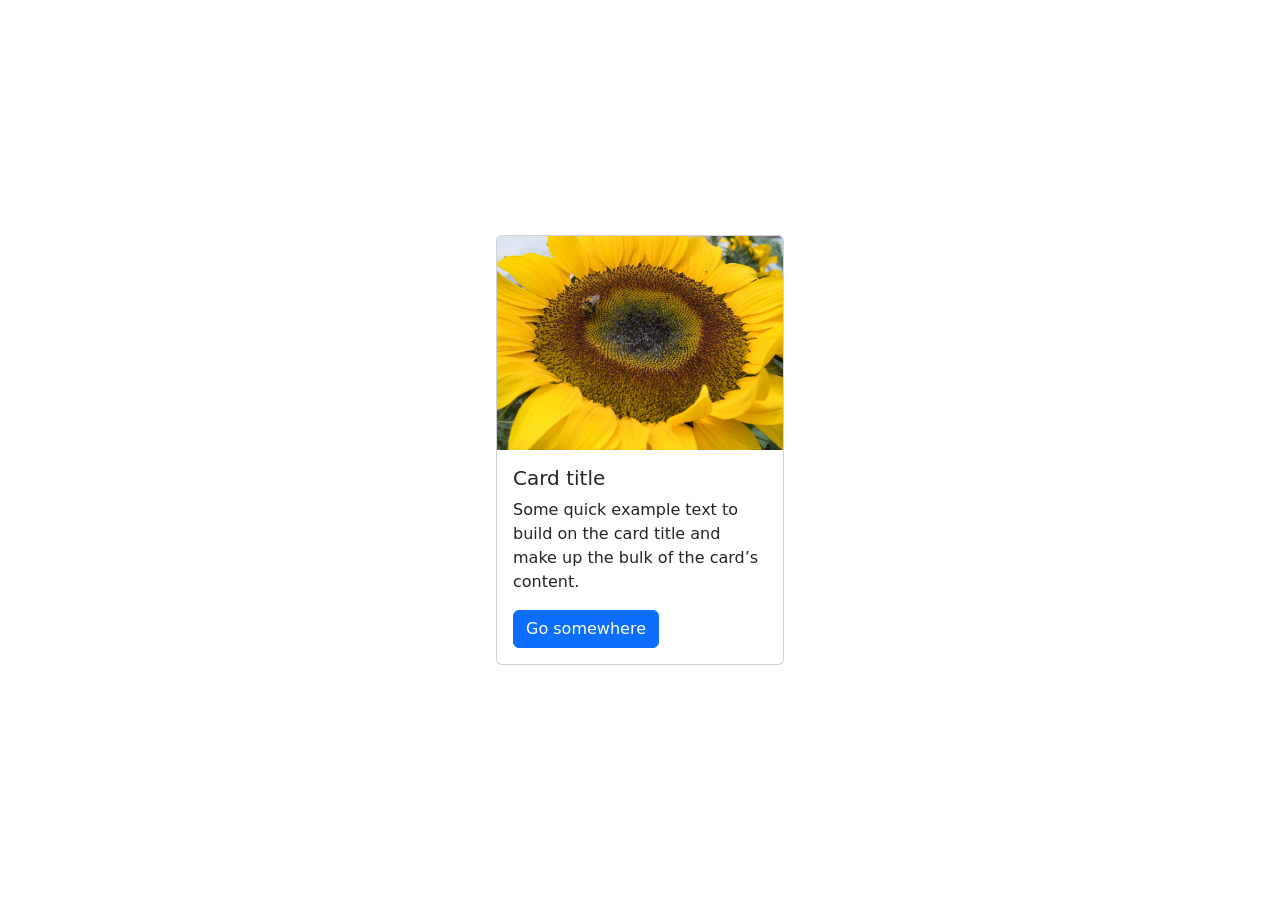
<file: day-58_Bootstrap/ Bootstrap Intro/index.html>
<!doctype html>
<html lang="en">

<head>
  <meta charset="utf-8">
  <meta name="viewport" content="width=device-width, initial-scale=1">
  <title>Bootstrap</title>
  <!-- TODO 1: Add the Bootstrap link here. -->
   <link href="https://cdn.jsdelivr.net/npm/bootstrap@5.3.8/dist/css/bootstrap.min.css" rel="stylesheet" integrity="sha384-sRIl4kxILFvY47J16cr9ZwB07vP4J8+LH7qKQnuqkuIAvNWLzeN8tE5YBujZqJLB" crossorigin="anonymous">
    
  <style>
    /* TODO 4: Use flexbox to center the card in the vertical and horizontal center. */
    .flex-container {
    display: flex;
    justify-content: center;
    align-items: center;
    height: 100vh;
    }
  </style>
</head>

<body>
  <div class="flex-container">
    <!-- TODO 2: Add the Bootstrap Prebuilt Card here -->
     <div class="card" style="width: 18rem;">
  <img src="flower.jpg" class="card-img-top" alt="A Flower Image">
  <div class="card-body">
    <h5 class="card-title">Card title</h5>
    <p class="card-text">Some quick example text to build on the card title and make up the bulk of the card’s content.</p>
    <a href="#" class="btn btn-primary">Go somewhere</a>
  </div>
</div>
    <!-- TODO 3: Change the image src to display the flower.jpg image. -->
  </div>
</body>

</html>
</file>
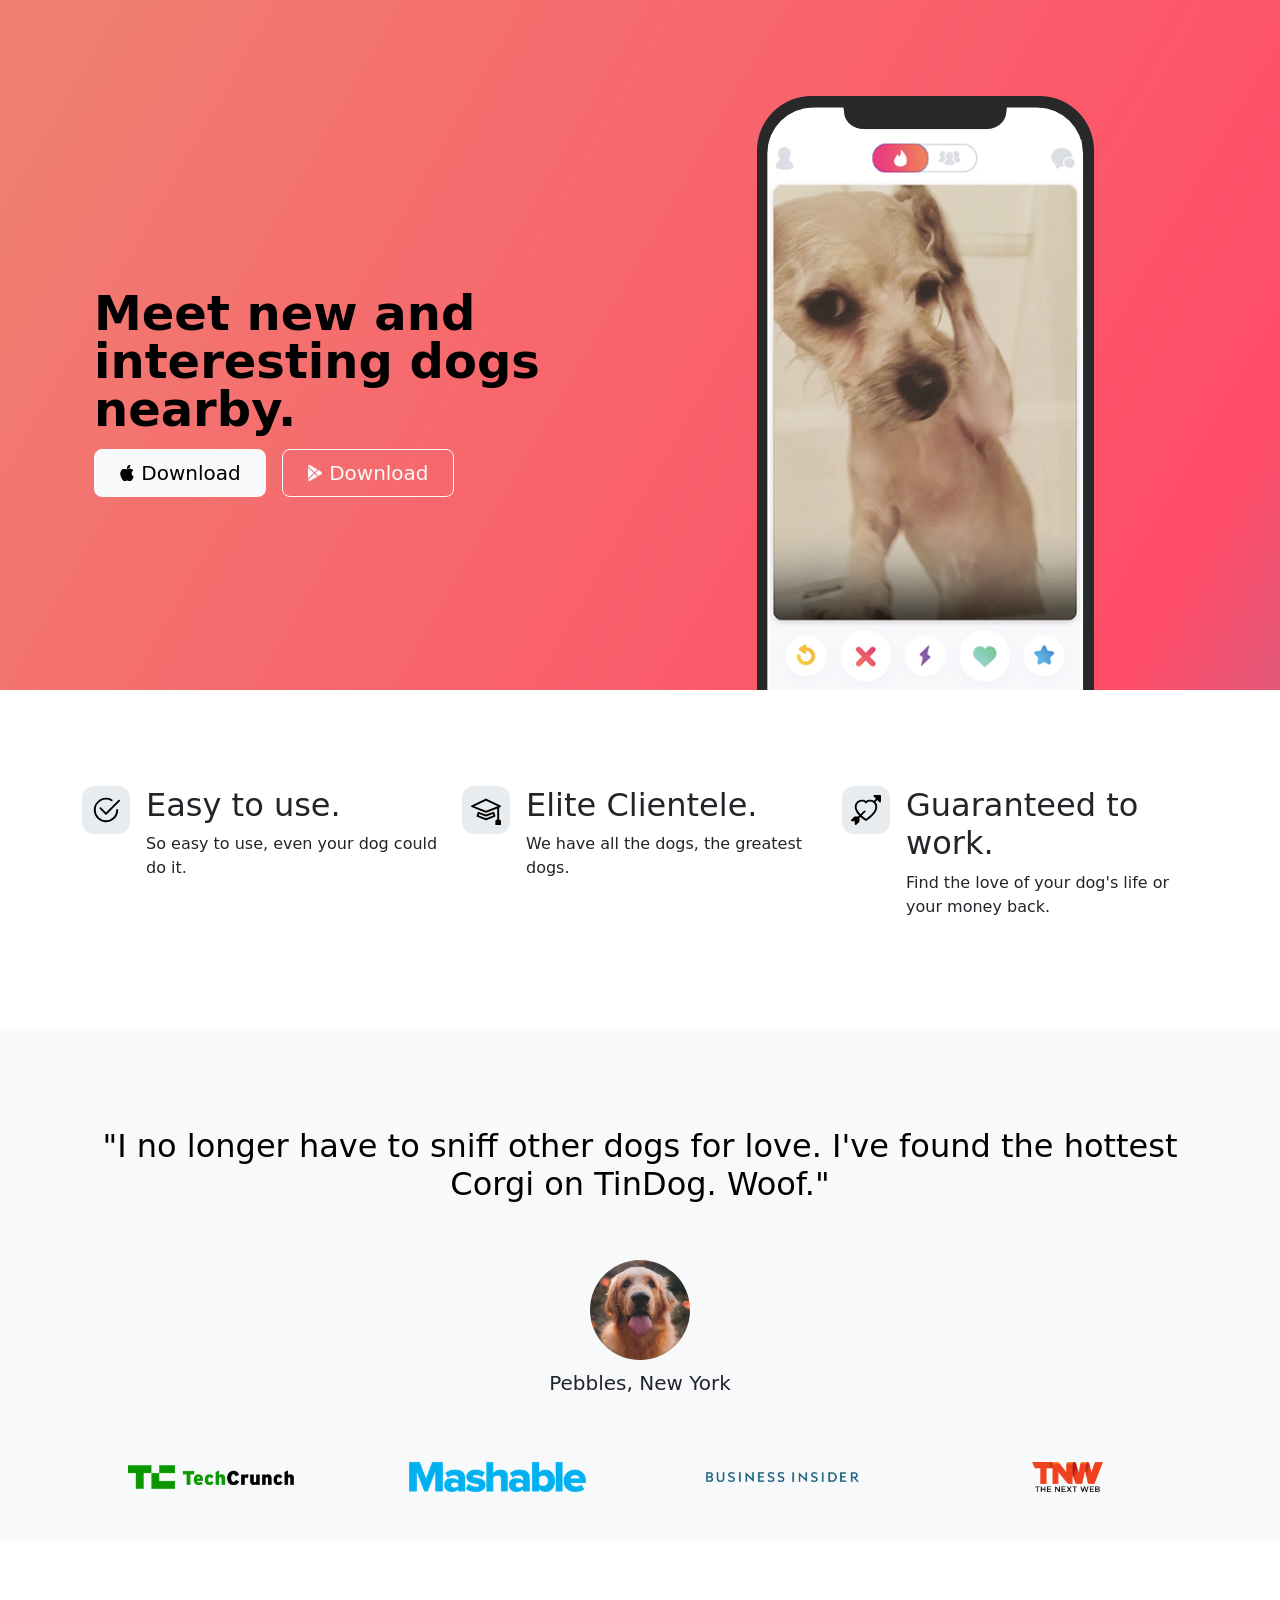
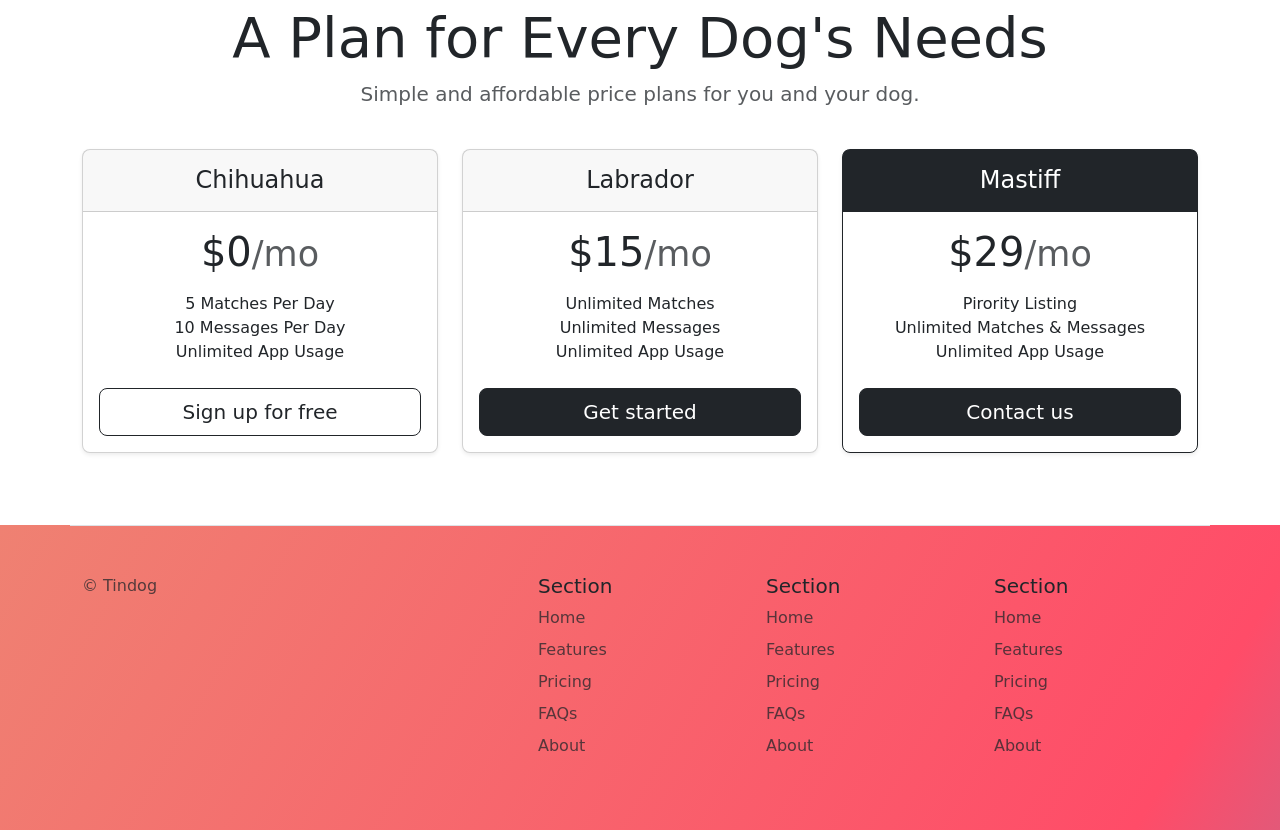
<file: day-58_Bootstrap/TInDog Project/index.html>
<!DOCTYPE html>
<html lang="en">

<head>
  <meta charset="UTF-8">
  <meta name="viewport" content="width=device-width, initial-scale=1.0">
  <title>TinDog</title>
  <link href="https://cdn.jsdelivr.net/npm/bootstrap@5.3.0-alpha3/dist/css/bootstrap.min.css" rel="stylesheet"
    integrity="sha384-KK94CHFLLe+nY2dmCWGMq91rCGa5gtU4mk92HdvYe+M/SXH301p5ILy+dN9+nJOZ" crossorigin="anonymous">
  <link rel="stylesheet" href="./css/solution.css">
</head>

<body>


  <!-- Title -->
  <section id="title" class="gradient-background">

    <div class="container col-xxl-8 px-4 pt-5">
      <div class="row flex-lg-row-reverse align-items-center g-5 pt-5">
        <div class="col-10 col-sm-8 col-lg-6">
          <img src="./images/iphone.png" class="d-block mx-lg-auto img-fluid" alt="Bootstrap Themes" height="200"
            loading="lazy">
        </div>
        <div class="col-lg-6">
          <h1 class="display-5 fw-bold text-body-emphasis lh-1 mb-3">Meet new and interesting dogs nearby.</h1>

          <div class="d-grid gap-2 d-md-flex justify-content-md-start">
            <button type="button" class="btn btn-light btn-lg px-4 me-md-2"><svg xmlns="http://www.w3.org/2000/svg"
                width="16" height="16" fill="currentColor" class="bi bi-apple mb-1" viewBox="0 0 16 16">
                <path
                  d="M11.182.008C11.148-.03 9.923.023 8.857 1.18c-1.066 1.156-.902 2.482-.878 2.516.024.034 1.52.087 2.475-1.258.955-1.345.762-2.391.728-2.43Zm3.314 11.733c-.048-.096-2.325-1.234-2.113-3.422.212-2.189 1.675-2.789 1.698-2.854.023-.065-.597-.79-1.254-1.157a3.692 3.692 0 0 0-1.563-.434c-.108-.003-.483-.095-1.254.116-.508.139-1.653.589-1.968.607-.316.018-1.256-.522-2.267-.665-.647-.125-1.333.131-1.824.328-.49.196-1.422.754-2.074 2.237-.652 1.482-.311 3.83-.067 4.56.244.729.625 1.924 1.273 2.796.576.984 1.34 1.667 1.659 1.899.319.232 1.219.386 1.843.067.502-.308 1.408-.485 1.766-.472.357.013 1.061.154 1.782.539.571.197 1.111.115 1.652-.105.541-.221 1.324-1.059 2.238-2.758.347-.79.505-1.217.473-1.282Z" />
                <path
                  d="M11.182.008C11.148-.03 9.923.023 8.857 1.18c-1.066 1.156-.902 2.482-.878 2.516.024.034 1.52.087 2.475-1.258.955-1.345.762-2.391.728-2.43Zm3.314 11.733c-.048-.096-2.325-1.234-2.113-3.422.212-2.189 1.675-2.789 1.698-2.854.023-.065-.597-.79-1.254-1.157a3.692 3.692 0 0 0-1.563-.434c-.108-.003-.483-.095-1.254.116-.508.139-1.653.589-1.968.607-.316.018-1.256-.522-2.267-.665-.647-.125-1.333.131-1.824.328-.49.196-1.422.754-2.074 2.237-.652 1.482-.311 3.83-.067 4.56.244.729.625 1.924 1.273 2.796.576.984 1.34 1.667 1.659 1.899.319.232 1.219.386 1.843.067.502-.308 1.408-.485 1.766-.472.357.013 1.061.154 1.782.539.571.197 1.111.115 1.652-.105.541-.221 1.324-1.059 2.238-2.758.347-.79.505-1.217.473-1.282Z" />
              </svg> Download</button>
            <button type="button" class="btn btn-outline-light btn-lg px-4"><svg xmlns="http://www.w3.org/2000/svg"
                width="16" height="16" fill="currentColor" class="bi bi-google-play mb-1" viewBox="0 0 16 16">
                <path
                  d="M14.222 9.374c1.037-.61 1.037-2.137 0-2.748L11.528 5.04 8.32 8l3.207 2.96 2.694-1.586Zm-3.595 2.116L7.583 8.68 1.03 14.73c.201 1.029 1.36 1.61 2.303 1.055l7.294-4.295ZM1 13.396V2.603L6.846 8 1 13.396ZM1.03 1.27l6.553 6.05 3.044-2.81L3.333.215C2.39-.341 1.231.24 1.03 1.27Z" />
              </svg> Download</button>
          </div>
        </div>
      </div>
    </div>
  </section>
  <!-- Features -->
  <section id="features">
    <div class="container mt-5">
      <div class="row g-4 py-5 row-cols-1 row-cols-lg-3">
        <div class="col d-flex align-items-start">
          <div
            class="icon-square text-body-emphasis bg-body-secondary d-inline-flex align-items-center justify-content-center fs-4 flex-shrink-0 me-3">
            <svg xmlns="http://www.w3.org/2000/svg" height="30" fill="currentColor" class="bi bi-check2-circle"
              viewBox="0 0 16 16">
              <path
                d="M2.5 8a5.5 5.5 0 0 1 8.25-4.764.5.5 0 0 0 .5-.866A6.5 6.5 0 1 0 14.5 8a.5.5 0 0 0-1 0 5.5 5.5 0 1 1-11 0z" />
              <path
                d="M15.354 3.354a.5.5 0 0 0-.708-.708L8 9.293 5.354 6.646a.5.5 0 1 0-.708.708l3 3a.5.5 0 0 0 .708 0l7-7z" />
            </svg>
          </div>
          <div>
            <h3 class="fs-2">Easy to use.</h3>
            <p>So easy to use, even your dog could do it.</p>

          </div>
        </div>
        <div class="col d-flex align-items-start">
          <div
            class="icon-square text-body-emphasis bg-body-secondary d-inline-flex align-items-center justify-content-center fs-4 flex-shrink-0 me-3">
            <svg xmlns="http://www.w3.org/2000/svg" height="30" fill="currentColor" class="bi bi-mortarboard"
              viewBox="0 0 16 16">
              <path
                d="M8.211 2.047a.5.5 0 0 0-.422 0l-7.5 3.5a.5.5 0 0 0 .025.917l7.5 3a.5.5 0 0 0 .372 0L14 7.14V13a1 1 0 0 0-1 1v2h3v-2a1 1 0 0 0-1-1V6.739l.686-.275a.5.5 0 0 0 .025-.917l-7.5-3.5ZM8 8.46 1.758 5.965 8 3.052l6.242 2.913L8 8.46Z" />
              <path
                d="M4.176 9.032a.5.5 0 0 0-.656.327l-.5 1.7a.5.5 0 0 0 .294.605l4.5 1.8a.5.5 0 0 0 .372 0l4.5-1.8a.5.5 0 0 0 .294-.605l-.5-1.7a.5.5 0 0 0-.656-.327L8 10.466 4.176 9.032Zm-.068 1.873.22-.748 3.496 1.311a.5.5 0 0 0 .352 0l3.496-1.311.22.748L8 12.46l-3.892-1.556Z" />
            </svg>
          </div>
          <div>
            <h3 class="fs-2">Elite Clientele.</h3>
            <p>We have all the dogs, the greatest dogs.</p>

          </div>
        </div>
        <div class="col d-flex align-items-start">
          <div
            class="icon-square text-body-emphasis bg-body-secondary d-inline-flex align-items-center justify-content-center fs-4 flex-shrink-0 me-3">
            <svg xmlns="http://www.w3.org/2000/svg" height="30" fill="currentColor" class="bi bi-arrow-through-heart"
              viewBox="0 0 16 16">
              <path fill-rule="evenodd"
                d="M2.854 15.854A.5.5 0 0 1 2 15.5V14H.5a.5.5 0 0 1-.354-.854l1.5-1.5A.5.5 0 0 1 2 11.5h1.793l.53-.53c-.771-.802-1.328-1.58-1.704-2.32-.798-1.575-.775-2.996-.213-4.092C3.426 2.565 6.18 1.809 8 3.233c1.25-.98 2.944-.928 4.212-.152L13.292 2 12.147.854A.5.5 0 0 1 12.5 0h3a.5.5 0 0 1 .5.5v3a.5.5 0 0 1-.854.354L14 2.707l-1.006 1.006c.236.248.44.531.6.845.562 1.096.585 2.517-.213 4.092-.793 1.563-2.395 3.288-5.105 5.08L8 13.912l-.276-.182a21.86 21.86 0 0 1-2.685-2.062l-.539.54V14a.5.5 0 0 1-.146.354l-1.5 1.5Zm2.893-4.894A20.419 20.419 0 0 0 8 12.71c2.456-1.666 3.827-3.207 4.489-4.512.679-1.34.607-2.42.215-3.185-.817-1.595-3.087-2.054-4.346-.761L8 4.62l-.358-.368c-1.259-1.293-3.53-.834-4.346.761-.392.766-.464 1.845.215 3.185.323.636.815 1.33 1.519 2.065l1.866-1.867a.5.5 0 1 1 .708.708L5.747 10.96Z" />
            </svg>
          </div>
          <div>
            <h3 class="fs-2">Guaranteed to work.</h3>
            <p>Find the love of your dog's life or your money back.</p>

          </div>
        </div>
      </div>
    </div>
  </section>
  <!-- Testimonial -->
  <section id="testimonial">
    <div class="my-5">
      <div class="p-5 text-center bg-body-tertiary">
        <div class="container py-5">
          <h2 class="text-body-emphasis">"I no longer have to sniff other dogs for love. I've found the hottest Corgi on
            TinDog. Woof."</h2>
          <img class="profile-img mt-5" src="./images/dog-img.jpg" alt="dog image">
          <p class="col-lg-8 mx-auto lead mt-2">
            Pebbles, New York
          </p>
        </div>

        <div class="container">
          <div class="row">
            <div class="col-lg-3 col-sm-12">
              <img src="./images/techcrunch.png" alt="techcrunch" height="30">
            </div>
            <div class="col-lg-3 col-sm-12">
              <img src="./images/mashable.png" alt="mashable" height="30">
            </div>
            <div class="col-lg-3 col-sm-12">
              <img src="./images/bizinsider.png" alt="bizinsider" height="30">
            </div>
            <div class="col-lg-3 col-sm-12">
              <img src="./images/tnw.png" alt="tnw" height="30">
            </div>
          </div>
        </div>
      </div>
    </div>
  </section>
  <!-- Pricing -->
  <section id="pricing">
    <div class="container">
      <div class="pricing-header p-3 pb-md-4 mx-auto text-center">
        <h2 class="display-4 fw-normal">A Plan for Every Dog's Needs</h2>
        <p class="fs-5 text-body-secondary">Simple and affordable price plans for you and your dog.
      </div>
      <div class="row row-cols-1 row-cols-md-3 mb-3 text-center">
        <div class="col">
          <div class="card mb-4 rounded-3 shadow-sm">
            <div class="card-header py-3">
              <h4 class="my-0 fw-normal">Chihuahua</h4>
            </div>
            <div class="card-body">
              <h1 class="card-title pricing-card-title">$0<small class="text-body-secondary fw-light">/mo</small></h1>
              <ul class="list-unstyled mt-3 mb-4">
                <li>5 Matches Per Day</li>
                <li>10 Messages Per Day</li>
                <li>Unlimited App Usage</li>
              </ul>
              <button type="button" class="w-100 btn btn-lg btn-outline-dark">Sign up for free</button>
            </div>
          </div>
        </div>
        <div class="col">
          <div class="card mb-4 rounded-3 shadow-sm">
            <div class="card-header py-3">
              <h4 class="my-0 fw-normal">Labrador</h4>
            </div>
            <div class="card-body">
              <h1 class="card-title pricing-card-title">$15<small class="text-body-secondary fw-light">/mo</small></h1>
              <ul class="list-unstyled mt-3 mb-4">
                <li>Unlimited Matches</li>
                <li>Unlimited Messages</li>
                <li>Unlimited App Usage</li>
              </ul>
              <button type="button" class="w-100 btn btn-lg btn-dark">Get started</button>
            </div>
          </div>
        </div>
        <div class="col">
          <div class="card mb-4 rounded-3 shadow-sm border-dark">
            <div class="card-header py-3 text-bg-dark border-dark">
              <h4 class="my-0 fw-normal">Mastiff</h4>
            </div>
            <div class="card-body">
              <h1 class="card-title pricing-card-title">$29<small class="text-body-secondary fw-light">/mo</small></h1>
              <ul class="list-unstyled mt-3 mb-4">
                <li>Pirority Listing</li>
                <li>Unlimited Matches & Messages</li>
                <li>Unlimited App Usage</li>
              </ul>
              <button type="button" class="w-100 btn btn-lg btn-dark">Contact us</button>
            </div>
          </div>
        </div>
      </div>
    </div>
  </section>
  <!-- Footer -->
  <section id="contact" class="gradient-background">
    <div class="container ">
      <footer class="row row-cols-1 row-cols-sm-2 row-cols-md-5 py-5 mt-5 border-top">
        <div class="col mb-3">

          <p class="text-body-secondary">© Tindog</p>
        </div>

        <div class="col mb-3">

        </div>

        <div class="col mb-3">
          <h5>Section</h5>
          <ul class="nav flex-column">
            <li class="nav-item mb-2"><a href="#" class="nav-link p-0 text-body-secondary">Home</a></li>
            <li class="nav-item mb-2"><a href="#" class="nav-link p-0 text-body-secondary">Features</a></li>
            <li class="nav-item mb-2"><a href="#" class="nav-link p-0 text-body-secondary">Pricing</a></li>
            <li class="nav-item mb-2"><a href="#" class="nav-link p-0 text-body-secondary">FAQs</a></li>
            <li class="nav-item mb-2"><a href="#" class="nav-link p-0 text-body-secondary">About</a></li>
          </ul>
        </div>

        <div class="col mb-3">
          <h5>Section</h5>
          <ul class="nav flex-column">
            <li class="nav-item mb-2"><a href="#" class="nav-link p-0 text-body-secondary">Home</a></li>
            <li class="nav-item mb-2"><a href="#" class="nav-link p-0 text-body-secondary">Features</a></li>
            <li class="nav-item mb-2"><a href="#" class="nav-link p-0 text-body-secondary">Pricing</a></li>
            <li class="nav-item mb-2"><a href="#" class="nav-link p-0 text-body-secondary">FAQs</a></li>
            <li class="nav-item mb-2"><a href="#" class="nav-link p-0 text-body-secondary">About</a></li>
          </ul>
        </div>

        <div class="col mb-3">
          <h5>Section</h5>
          <ul class="nav flex-column">
            <li class="nav-item mb-2"><a href="#" class="nav-link p-0 text-body-secondary">Home</a></li>
            <li class="nav-item mb-2"><a href="#" class="nav-link p-0 text-body-secondary">Features</a></li>
            <li class="nav-item mb-2"><a href="#" class="nav-link p-0 text-body-secondary">Pricing</a></li>
            <li class="nav-item mb-2"><a href="#" class="nav-link p-0 text-body-secondary">FAQs</a></li>
            <li class="nav-item mb-2"><a href="#" class="nav-link p-0 text-body-secondary">About</a></li>
          </ul>
        </div>
      </footer>
    </div>
  </section>
</body>

</html>
</file>
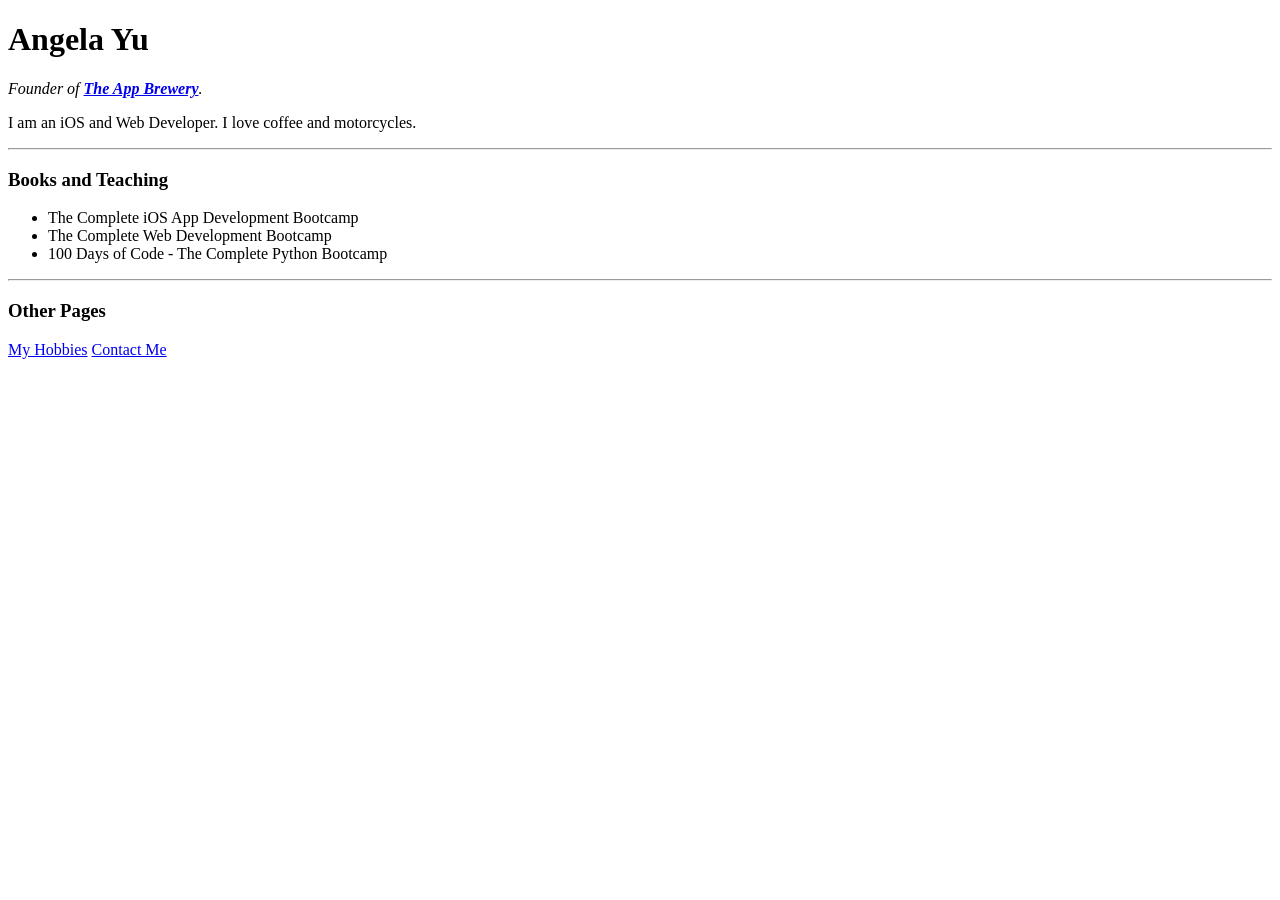
<file: day-42_intro_to_beautifulSoup/website.html>
<!DOCTYPE html>
<html>

<head>
  <meta charset="utf-8">
  <title>Angela Yu</title>
</head>

<body>
  <h1 id="name">Angela Yu</h1>
  <p><em>Founder of <strong><a href="https://www.appbrewery.co/">The App Brewery</a></strong>.</em></p>
  <p>I am an iOS and Web Developer. I love coffee and motorcycles.</p>
  <hr>
  <h3 class="heading">Books and Teaching</h3>
  <ul>
    <li>The Complete iOS App Development Bootcamp</li>
    <li>The Complete Web Development Bootcamp</li>
    <li>100 Days of Code - The Complete Python Bootcamp</li>
  </ul>
  <hr>
  <h3 class="heading">Other Pages</h3>
  <a href="https://angelabauer.github.io/cv/hobbies.html">My Hobbies</a>
  <a href="https://angelabauer.github.io/cv/contact-me.html">Contact Me</a>
</body>

</html>
</file>
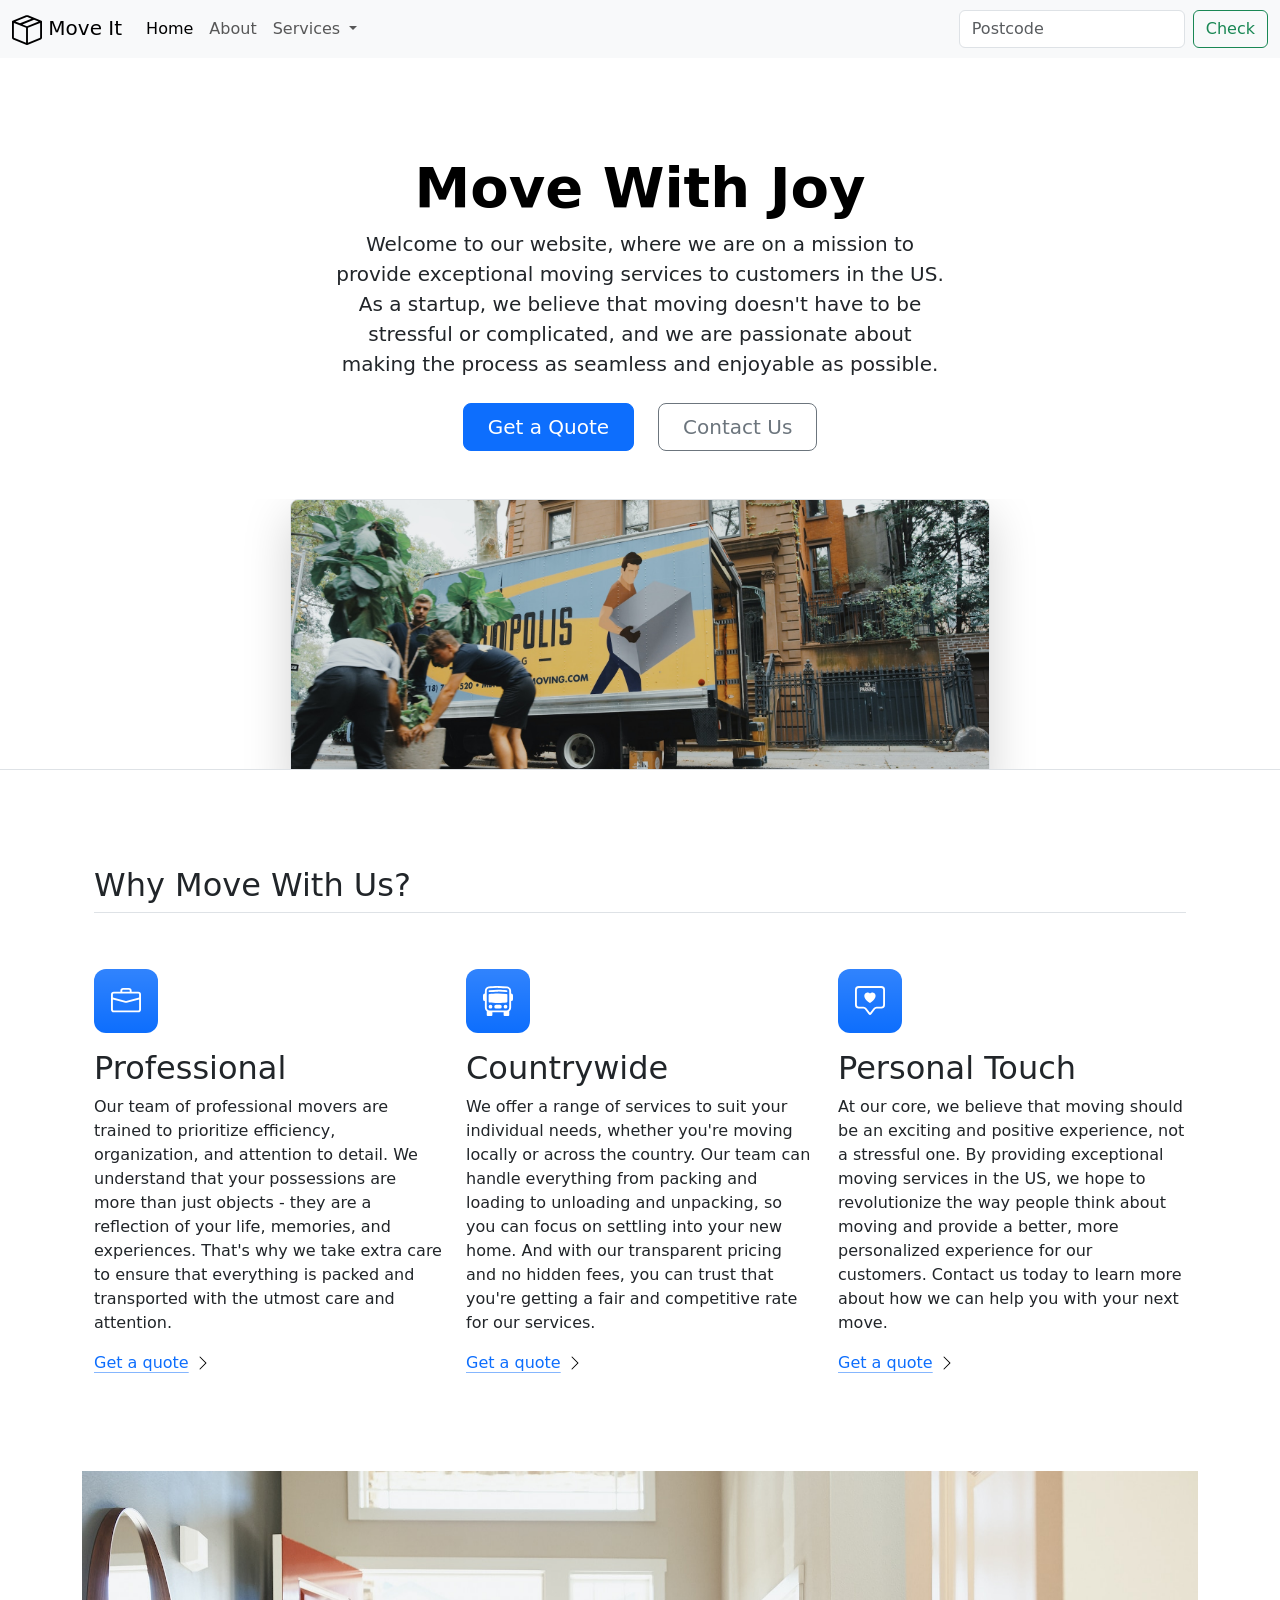
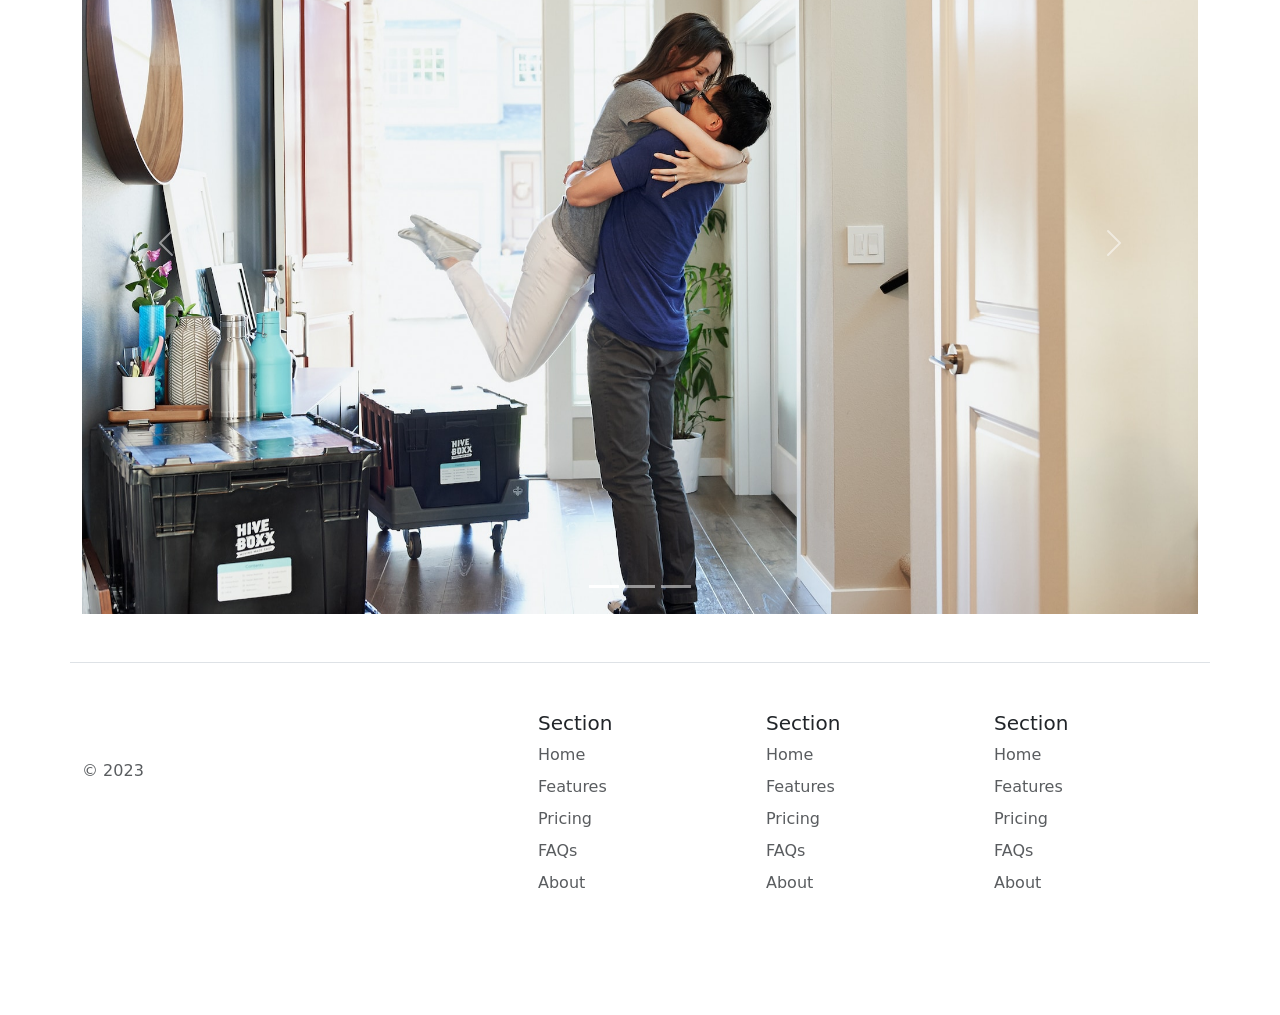
<file: day-58_Bootstrap/ Bootstrap Components/solution.html>
<!DOCTYPE html>
<html lang="en">

<head>
  <meta charset="UTF-8">
  <meta name="viewport" content="width=device-width, initial-scale=1.0">
  <title>Bootstrap Components</title>
  <link href="https://cdn.jsdelivr.net/npm/bootstrap@5.3.0-alpha2/dist/css/bootstrap.min.css" rel="stylesheet"
    integrity="sha384-aFq/bzH65dt+w6FI2ooMVUpc+21e0SRygnTpmBvdBgSdnuTN7QbdgL+OapgHtvPp" crossorigin="anonymous">
  <style>
    .feature-icon {
      width: 4rem;
      height: 4rem;
      border-radius: 0.75rem;
    }
  </style>
</head>

<body>

  <nav class="navbar navbar-expand-lg bg-body-tertiary">
    <div class="container-fluid">
      <a class="navbar-brand" href="#"><img src="./box-seam.svg" alt="moveit brand icon" height="30"> Move It</a>
      <button class="navbar-toggler" type="button" data-bs-toggle="collapse" data-bs-target="#navbarSupportedContent"
        aria-controls="navbarSupportedContent" aria-expanded="false" aria-label="Toggle navigation">
        <span class="navbar-toggler-icon"></span>
      </button>
      <div class="collapse navbar-collapse" id="navbarSupportedContent">
        <ul class="navbar-nav me-auto mb-2 mb-lg-0">
          <li class="nav-item">
            <a class="nav-link active" aria-current="page" href="#">Home</a>
          </li>
          <li class="nav-item">
            <a class="nav-link" href="#">About</a>
          </li>
          <li class="nav-item dropdown">
            <a class="nav-link dropdown-toggle" href="#" role="button" data-bs-toggle="dropdown" aria-expanded="false">
              Services
            </a>
            <ul class="dropdown-menu">
              <li><a class="dropdown-item" href="#">Action</a></li>
              <li><a class="dropdown-item" href="#">Another action</a></li>
              <li>
                <hr class="dropdown-divider">
              </li>
              <li><a class="dropdown-item" href="#">Something else here</a></li>
            </ul>
          </li>
        </ul>
        <form class="d-flex" role="search">
          <input class="form-control me-2" type="search" placeholder="Postcode" aria-label="Search">
          <button class="btn btn-outline-success" type="submit">Check</button>
        </form>
      </div>
    </div>
  </nav>


  <div class="px-4 pt-5 my-5 text-center border-bottom">
    <h1 class="display-4 fw-bold text-body-emphasis">Move With Joy</h1>
    <div class="col-lg-6 mx-auto">
      <p class="lead mb-4">Welcome to our website, where we are on a mission to provide exceptional moving services to
        customers in the US. As a
        startup, we believe that moving doesn't have to be stressful or complicated, and we are passionate about making
        the
        process as seamless and enjoyable as possible.
      </p>
      <div class="d-grid gap-2 d-sm-flex justify-content-sm-center mb-5">
        <button type="button" class="btn btn-primary btn-lg px-4 me-sm-3">Get a Quote</button>
        <button type="button" class="btn btn-outline-secondary btn-lg px-4">Contact Us</button>
      </div>
    </div>
    <div class="overflow-hidden" style="max-height: 30vh;">
      <div class="container px-5">
        <img src="./moving-van.jpg" class="img-fluid border rounded-3 shadow-lg mb-4" alt="Example image" width="700"
          height="500" loading="lazy">
      </div>
    </div>
  </div>

  <div class="container px-4 py-5" id="featured-3">
    <h2 class="pb-2 border-bottom">Why Move With Us?</h2>
    <div class="row g-4 py-5 row-cols-1 row-cols-lg-3">
      <div class="feature col">
        <div
          class="feature-icon d-inline-flex align-items-center justify-content-center text-bg-primary bg-gradient fs-2 mb-3">
          <img src="./briefcase.svg" alt="briefcase" height="30">
        </div>
        <h3 class="fs-2">Professional</h3>
        <p>Our team of professional movers are trained to prioritize efficiency, organization, and attention to detail.
          We
          understand that your possessions are more than just objects - they are a reflection of your life, memories,
          and
          experiences. That's why we take extra care to ensure that everything is packed and transported with the utmost
          care and
          attention.</p>
        <a href="#" class="icon-link">
          Get a quote
          <img src="./chevron-right.svg" alt="chevron-right">
        </a>
      </div>
      <div class="feature col">
        <div
          class="feature-icon d-inline-flex align-items-center justify-content-center text-bg-primary bg-gradient fs-2 mb-3">
          <img src="./bus-front.svg" alt="bus-front" height="30">
        </div>
        <h3 class="fs-2">Countrywide</h3>
        <p>We offer a range of services to suit your individual needs, whether you're moving locally or across the
          country. Our
          team can handle everything from packing and loading to unloading and unpacking, so you can focus on settling
          into your
          new home. And with our transparent pricing and no hidden fees, you can trust that you're getting a fair and
          competitive
          rate for our services.</p>
        <a href="#" class="icon-link">
          Get a quote
          <img src="./chevron-right.svg" alt="chevron-right">
        </a>
      </div>
      <div class="feature col">
        <div
          class="feature-icon d-inline-flex align-items-center justify-content-center text-bg-primary bg-gradient fs-2 mb-3">
          <img src="./chat-square-heart.svg" alt="chat-square-heart" height="30">
        </div>
        <h3 class="fs-2">Personal Touch</h3>
        <p>At our core, we believe that moving should be an exciting and positive experience, not a stressful one. By
          providing
          exceptional moving services in the US, we hope to revolutionize the way people think about moving and provide
          a better,
          more personalized experience for our customers. Contact us today to learn more about how we can help you with
          your next
          move.</p>
        <a href="#" class="icon-link">
          Get a quote
          <img src="./chevron-right.svg" alt="chevron-right">
        </a>
      </div>
    </div>
  </div>
  <div class="container">
    <div id="carouselExampleIndicators" class="carousel slide">
      <div class="carousel-indicators">
        <button type="button" data-bs-target="#carouselExampleIndicators" data-bs-slide-to="0" class="active"
          aria-current="true" aria-label="Slide 1"></button>
        <button type="button" data-bs-target="#carouselExampleIndicators" data-bs-slide-to="1"
          aria-label="Slide 2"></button>
        <button type="button" data-bs-target="#carouselExampleIndicators" data-bs-slide-to="2"
          aria-label="Slide 3"></button>
      </div>
      <div class="carousel-inner">
        <div class="carousel-item active">
          <img src="./couple.jpg" class="d-block w-100" alt="couple">
        </div>
        <div class="carousel-item">
          <img src="./dog.jpg" class="d-block w-100" alt="dog">
        </div>
        <div class="carousel-item">
          <img src="./family.jpg" class="d-block w-100" alt="family">
        </div>
      </div>
      <button class="carousel-control-prev" type="button" data-bs-target="#carouselExampleIndicators"
        data-bs-slide="prev">
        <span class="carousel-control-prev-icon" aria-hidden="true"></span>
        <span class="visually-hidden">Previous</span>
      </button>
      <button class="carousel-control-next" type="button" data-bs-target="#carouselExampleIndicators"
        data-bs-slide="next">
        <span class="carousel-control-next-icon" aria-hidden="true"></span>
        <span class="visually-hidden">Next</span>
      </button>
    </div>
  </div>

  <div class="container">
    <footer class="row row-cols-1 row-cols-sm-2 row-cols-md-5 py-5 my-5 border-top">
      <div class="col mb-3">
        <a href="/" class="d-flex align-items-center mb-3 link-body-emphasis text-decoration-none">
          <svg class="bi me-2" width="40" height="32">
            <use xlink:href="#bootstrap"></use>
          </svg>
        </a>
        <p class="text-body-secondary">© 2023</p>
      </div>

      <div class="col mb-3">

      </div>

      <div class="col mb-3">
        <h5>Section</h5>
        <ul class="nav flex-column">
          <li class="nav-item mb-2"><a href="#" class="nav-link p-0 text-body-secondary">Home</a></li>
          <li class="nav-item mb-2"><a href="#" class="nav-link p-0 text-body-secondary">Features</a></li>
          <li class="nav-item mb-2"><a href="#" class="nav-link p-0 text-body-secondary">Pricing</a></li>
          <li class="nav-item mb-2"><a href="#" class="nav-link p-0 text-body-secondary">FAQs</a></li>
          <li class="nav-item mb-2"><a href="#" class="nav-link p-0 text-body-secondary">About</a></li>
        </ul>
      </div>

      <div class="col mb-3">
        <h5>Section</h5>
        <ul class="nav flex-column">
          <li class="nav-item mb-2"><a href="#" class="nav-link p-0 text-body-secondary">Home</a></li>
          <li class="nav-item mb-2"><a href="#" class="nav-link p-0 text-body-secondary">Features</a></li>
          <li class="nav-item mb-2"><a href="#" class="nav-link p-0 text-body-secondary">Pricing</a></li>
          <li class="nav-item mb-2"><a href="#" class="nav-link p-0 text-body-secondary">FAQs</a></li>
          <li class="nav-item mb-2"><a href="#" class="nav-link p-0 text-body-secondary">About</a></li>
        </ul>
      </div>

      <div class="col mb-3">
        <h5>Section</h5>
        <ul class="nav flex-column">
          <li class="nav-item mb-2"><a href="#" class="nav-link p-0 text-body-secondary">Home</a></li>
          <li class="nav-item mb-2"><a href="#" class="nav-link p-0 text-body-secondary">Features</a></li>
          <li class="nav-item mb-2"><a href="#" class="nav-link p-0 text-body-secondary">Pricing</a></li>
          <li class="nav-item mb-2"><a href="#" class="nav-link p-0 text-body-secondary">FAQs</a></li>
          <li class="nav-item mb-2"><a href="#" class="nav-link p-0 text-body-secondary">About</a></li>
        </ul>
      </div>
    </footer>
  </div>
  <script src="https://cdn.jsdelivr.net/npm/bootstrap@5.3.0-alpha3/dist/js/bootstrap.bundle.min.js"
    integrity="sha384-ENjdO4Dr2bkBIFxQpeoTz1HIcje39Wm4jDKdf19U8gI4ddQ3GYNS7NTKfAdVQSZe"
    crossorigin="anonymous"></script>
</body>

</html>
</file>
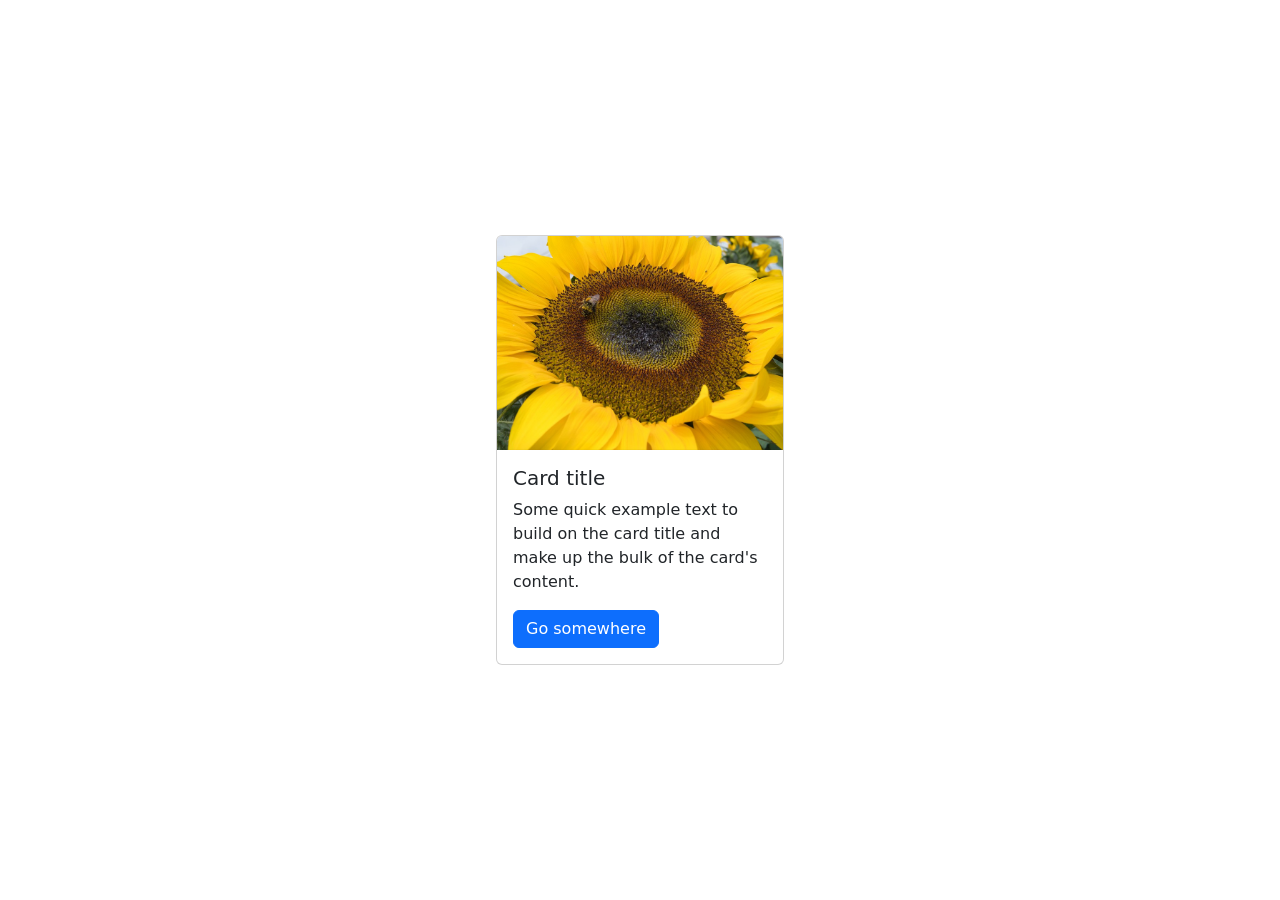
<file: day-58_Bootstrap/ Bootstrap Intro/solution.html>
<!doctype html>
<html lang="en">

<head>
  <meta charset="utf-8">
  <meta name="viewport" content="width=device-width, initial-scale=1">
  <title>Bootstrap demo</title>
  <link href="https://cdn.jsdelivr.net/npm/bootstrap@5.3.0-alpha2/dist/css/bootstrap.min.css" rel="stylesheet"
    integrity="sha384-aFq/bzH65dt+w6FI2ooMVUpc+21e0SRygnTpmBvdBgSdnuTN7QbdgL+OapgHtvPp" crossorigin="anonymous">
  <style>
    .flex-container {
      display: flex;
      height: 100vh;
      justify-content: center;
      align-items: center;
    }
  </style>
</head>

<body>
  <div class="flex-container">
    <div class="card" style="width: 18rem;">
      <img src="./flower.jpg" class="card-img-top" alt="sunflower">
      <div class="card-body">
        <h5 class="card-title">Card title</h5>
        <p class="card-text">Some quick example text to build on the card title and make up the bulk of the card's
          content.
        </p>
        <a href="#" class="btn btn-primary">Go somewhere</a>
      </div>
    </div>
  </div>
</body>

</html>
</file>
<file: day-58_Bootstrap/TInDog Project/css/solution.css>
.gradient-background {
  background: linear-gradient(300deg, #00bfff, #ff4c68, #ef8172);
  background-size: 180% 180%;
  animation: gradient-animation 18s ease infinite;
}

@keyframes gradient-animation {
  0% {
    background-position: 0% 50%;
  }
  50% {
    background-position: 100% 50%;
  }
  100% {
    background-position: 0% 50%;
  }
}

.icon-square {
  width: 3rem;
  height: 3rem;
  border-radius: 0.75rem;
}

.profile-img {
  border-radius: 50%;
  height: 100px;
}
</file>
